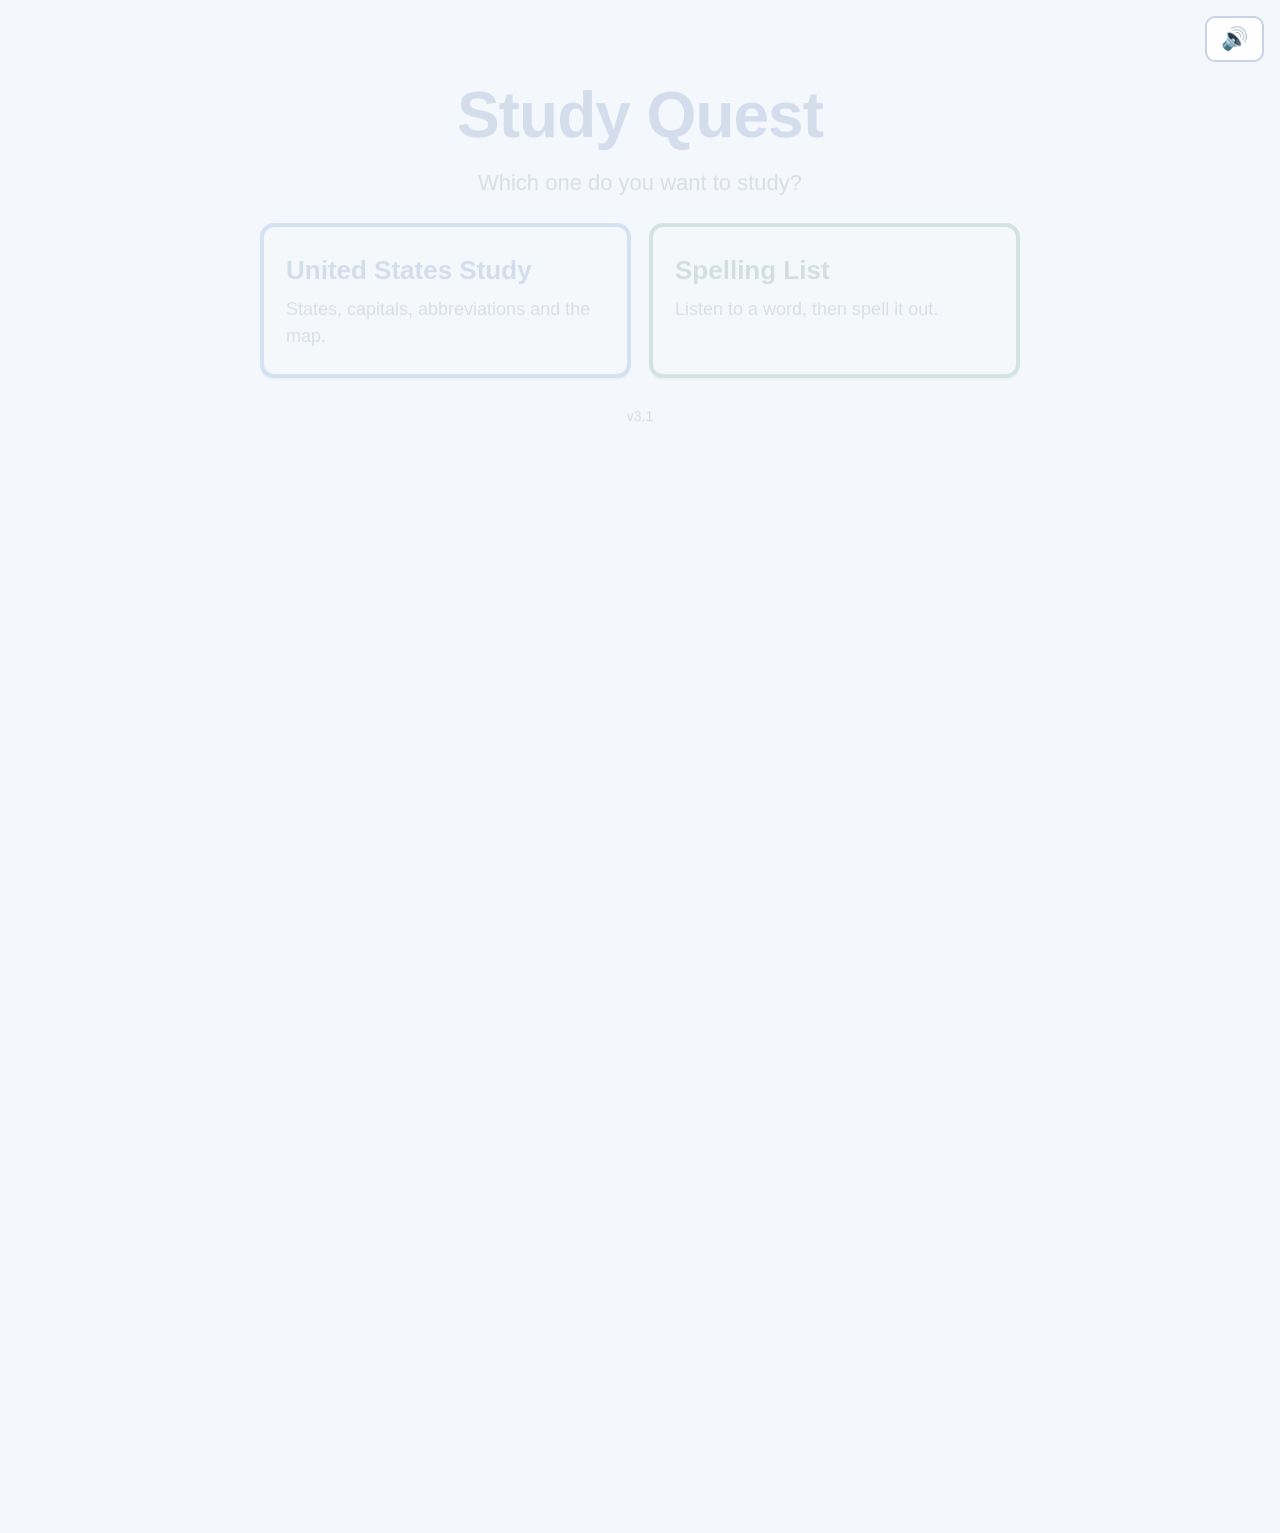
<file: index.html>
<!DOCTYPE html>
<html lang="en">
<head>
<meta charset="utf-8">
<title>Study Quest</title>
<meta http-equiv="refresh" content="0; url=state-quest/index.html">
<link rel="canonical" href="state-quest/index.html">
</head>
<body>
<p>Redirecting to <a href="state-quest/index.html">Study Quest</a>&hellip;</p>
</body>
</html>
</file>
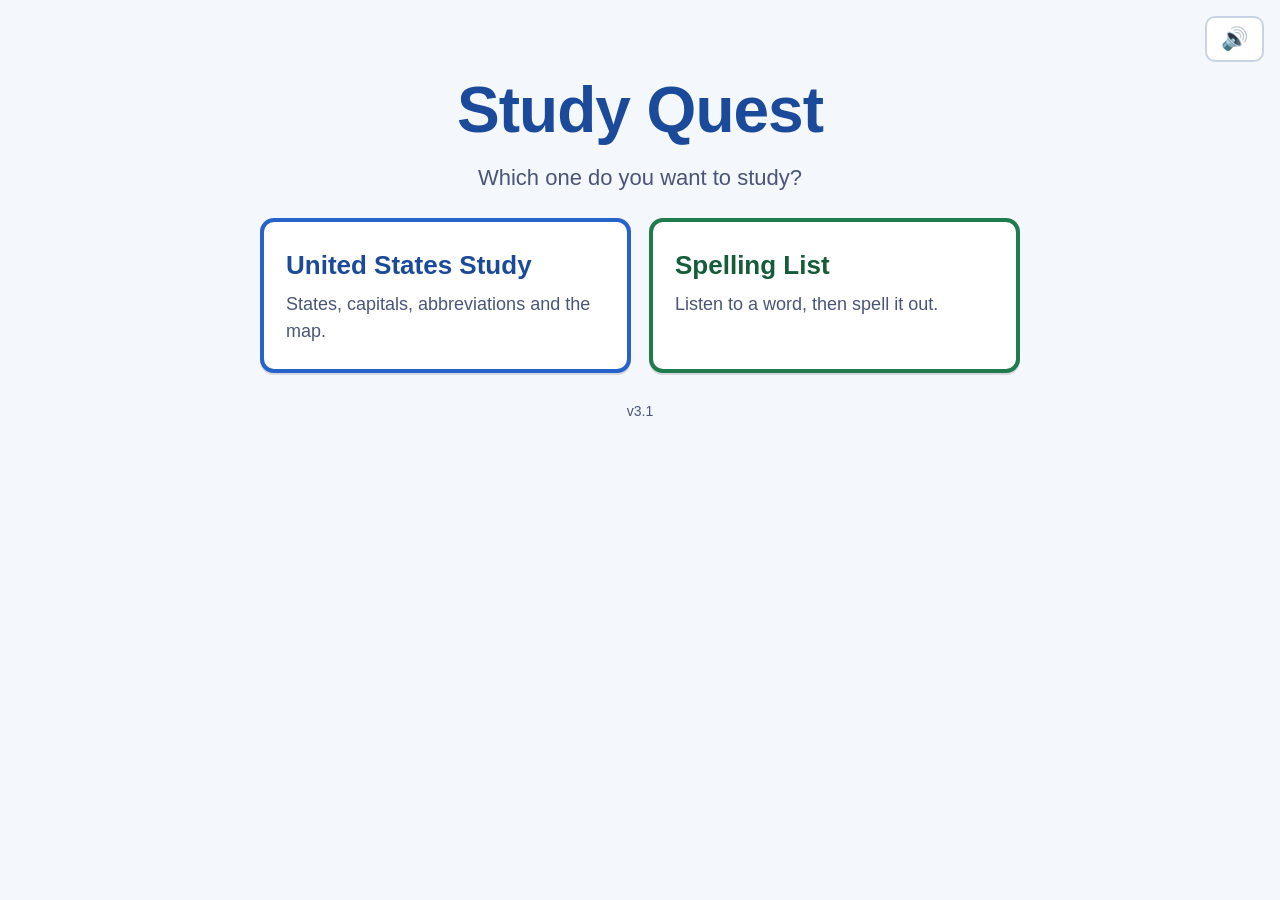
<file: state-quest/index.html>
<!DOCTYPE html>
<html lang="en">
<head>
<meta charset="utf-8">
<title>Study Quest</title>
<meta name="viewport" content="width=device-width, initial-scale=1">

<!--
  STUDY QUEST - two study games, one engine

  Open this file by double-clicking it. There is no
  server, no install, no internet needed.

  Which game is being played lives in js/games.js. The
  screens below are shared between them: whichever game is
  active fills in its own modes, its own groups to pick from
  and its own colours. The spelling game hides the map and
  shows the Say it again button; the US game does the
  opposite.

  Why every script below is a plain <script src="..."> tag:
  when a page is opened straight from a folder (file://),
  Chrome refuses to let a page fetch() its own data files, and
  it refuses modern "modules" too. Plain script tags still
  work, so the data files are JavaScript instead of JSON.
  Do not change these to type="module" - the game will stop
  working when opened from a folder.

  The load order matters: data first, then helpers, then
  main.js last, because main.js uses everything above it.
-->

<link rel="stylesheet" href="css/style.css">
</head>

<body>

<!-- Small badge that only appears with ?debug=1 in the address -->
<div id="debug-badge" class="debug-badge" hidden>DEBUG MODE</div>

<!-- Corner buttons that sit above every screen -->
<button type="button" id="back-button" class="corner-button back-button" hidden>&#8592; Back</button>
<button type="button" id="mute-button" class="corner-button mute-button" aria-label="Turn sound off">&#128266;</button>

<main class="app">

  <!-- ========== GAME SELECT ==========
       The first screen. There is more than one game now, so which one
       is being played has to be the first thing decided. main.js fills
       the cards in from the GAMES list in js/games.js. -->
  <section class="screen" id="screen-game-select">
    <h1 class="title-big">Study Quest</h1>
    <p class="lead">Which one do you want to study?</p>

    <div id="game-list" class="game-list"></div>

    <!-- Testing helper. Only ever shown with ?debug=1. Jumps straight
         into the running game so it can be tried without a quiz first. -->
    <p>
      <button type="button" id="test-runner-button" class="small-button" hidden>
        Test Bonus Round (60s)
      </button>
    </p>

    <!-- Which build this is. main.js fills it in from CONFIG.APP_VERSION,
         so the number is only ever written down in data/config.js. -->
    <p class="version-tag" id="version-tag"></p>
  </section>

  <!-- ========== MODE SELECT ==========
       The heading names the GAME you are in, because the screen before
       this one is where a game gets picked - a second "Pick a Game"
       here would be asking the same question twice. -->
  <section class="screen" id="screen-mode-select">
    <h2 id="mode-heading">Pick a Game</h2>
    <p class="lead">Which way do you want to play?</p>
    <!-- main.js fills this in from the active game's mode list -->
    <div id="mode-list" class="mode-list"></div>

    <!-- The gear. Only the spelling game has a word list to change, so
         main.js hides this everywhere else. It is here, next to the
         games it changes, rather than buried in a settings screen. -->
    <p class="mode-tools">
      <button type="button" id="edit-lists-button" class="small-button gear-button" hidden>
        &#9881; Change the Word Lists
      </button>
    </p>
  </section>

  <!-- ========== GROUP SELECT ==========
       Shared: the US game picks REGIONS here and the spelling game
       picks weekly LISTS. main.js fills in the heading and the boxes
       from whichever game is being played. -->
  <section class="screen" id="screen-region-select">
    <h2 id="region-heading">Pick Your Regions</h2>
    <p class="lead" id="region-lead">Check the boxes for the parts you want to practice. Pick as many as you like.</p>

    <div class="region-actions">
      <button type="button" id="pick-all-button" class="small-button">Pick All</button>
      <button type="button" id="clear-regions-button" class="small-button">Clear</button>
    </div>

    <!-- main.js fills this in from the active game: the regions in
         data/states.js, or the saved spelling word lists. -->
    <div id="region-list" class="region-list"></div>

    <!-- EXAM MODE. A switch, not a game: it can be turned on for any
         mode of either game. It lives here, right before the round
         starts, so the choice is made at the last moment. -->
    <label class="exam-toggle" id="exam-toggle-label">
      <input type="checkbox" id="exam-toggle">
      <span class="exam-toggle-text">
        <strong>Exam Mode</strong>
        <span class="exam-toggle-blurb">
          No hints and no second tries. You find out how you did at the end
          &mdash; and the bonus points are doubled.
        </span>
      </span>
    </label>

    <!-- The live map preview. js/map.js drops the map in here.
         Only the US game has a map; main.js hides this for the rest. -->
    <div id="region-map-preview" class="map-frame"></div>

    <p id="region-summary" class="region-summary"></p>

    <button type="button" id="start-quiz-button" class="big-button" disabled>Start Round</button>
  </section>

  <!-- ========== WORD LIST EDITOR ==========
       Reached by the gear under the spelling game's mode cards. Built
       for a parent changing next week's words on a Sunday night, not
       for a programmer. js/list-editor.js fills it in. -->
  <section class="screen" id="screen-list-editor">
    <h2>Change the Word Lists</h2>
    <p class="lead">
      Add this week's words here. Everything saves in this browser.
    </p>

    <div class="editor-row">

      <!-- The lists themselves, one button each. -->
      <div class="editor-lists">
        <h3 class="editor-heading">Your lists</h3>
        <div id="editor-list-buttons" class="editor-list-buttons"></div>
        <button type="button" id="editor-new-list" class="small-button">
          + New List
        </button>
      </div>

      <!-- Whichever one is picked. -->
      <div class="editor-pane">
        <label class="editor-field">
          <span class="editor-label">List name</span>
          <input type="text" id="editor-name" class="editor-input"
                 maxlength="40" autocomplete="off">
        </label>

        <label class="editor-check">
          <input type="checkbox" id="editor-caps">
          <span class="editor-check-text">
            <strong>Capital letters must match</strong>
            <span class="editor-check-blurb">
              On: "Monday" has to be typed with its capital M.
              Off: "monday" is accepted too.
              Either way, only words you typed with a capital ever ask
              for one.
            </span>
          </span>
        </label>

        <label class="editor-field">
          <span class="editor-label">
            The words &mdash; one per line
          </span>
          <span class="editor-help">
            For a word that sounds like another one, add an example
            sentence after a bar:
            <code>their | Put on their coats.</code>
          </span>
          <textarea id="editor-words" class="editor-words" rows="10"
                    spellcheck="false" autocomplete="off"></textarea>
        </label>

        <div class="editor-actions">
          <button type="button" id="editor-save" class="big-button">
            Save
          </button>
          <button type="button" id="editor-delete" class="small-button danger-button">
            Delete this list
          </button>
        </div>

        <!-- What the words above were understood to be, with a button
             to hear each one. Hearing a word BEFORE she meets it is
             the point: computer voices get some words wrong, and this
             is where that gets caught. -->
        <h3 class="editor-heading">Check it over</h3>
        <p class="editor-help">
          Press a word to hear it exactly as the game will say it.
        </p>
        <div id="editor-preview" class="editor-preview"></div>
        <div id="editor-notes" class="editor-notes"></div>
      </div>
    </div>

    <!-- The backup. Not optional: the browser's storage is wiped by
         "clear browsing data", and it belongs to one browser on one
         computer. Copy this text into an email to yourself once a
         term and a cleared browser stops being a disaster. -->
    <details class="editor-backup">
      <summary>Back up or move your lists</summary>
      <p class="editor-help">
        This box holds every list as plain text. Copy it somewhere safe
        &mdash; an email to yourself does fine. To put them back, or to
        move them to another computer, paste the text in and press Load.
      </p>
      <textarea id="editor-backup-text" class="editor-words" rows="8"
                spellcheck="false" autocomplete="off"></textarea>
      <div class="editor-actions">
        <button type="button" id="editor-load-text" class="small-button">
          Load from this text
        </button>
        <button type="button" id="editor-reset" class="small-button danger-button">
          Start over with the built-in lists
        </button>
      </div>
    </details>

    <p id="editor-status" class="editor-status">&nbsp;</p>

    <button type="button" id="editor-done" class="big-button">Done</button>
  </section>

  <!-- ========== QUIZ ==========
       js/quiz.js fills in the question and the answer buttons.
       Phase 3 adds the typing box to this same screen. -->
  <section class="screen" id="screen-quiz">
    <div class="hud">
      <!-- The running score. HIDDEN during an exam: a total that climbs
           when you get one right is feedback, and an exam has none. -->
      <span class="hud-item" id="hud-points-item">Points: <strong id="hud-points">0</strong></span>

      <!-- Takes the score's place during an exam, so it is never a
           surprise which kind of round this is. -->
      <span class="hud-item hud-exam" id="hud-exam" hidden>EXAM</span>

      <!-- Backspaces left on this question. Spelling modes only;
           js/quiz.js fills it in and hides it for the other modes. -->
      <span class="hud-item hud-backspaces" id="hud-backspaces" hidden></span>

      <span class="hud-item">Question <strong id="hud-progress">0 of 0</strong></span>
    </div>

    <h2 id="quiz-prompt">Which state is lit up?</h2>

    <!-- The thing being looked for, in big letters (Modes 9 and 10).
         In those modes the map must NOT light anything up, because the
         lit state would BE the answer - so the question is read here
         instead. Hidden in every other mode. -->
    <p id="quiz-target" class="quiz-target" hidden></p>

    <!-- The map moves here while a round is being played. In the
         click-the-map games a second, bigger view of the crowded
         north-eastern states sits beside it - js/map.js fills that
         one in, and only for those games. -->
    <div class="quiz-map-row" id="quiz-map-row">
      <div id="quiz-map" class="map-frame"></div>
      <div id="quiz-zoom" class="map-frame zoom-frame" hidden>
        <p class="zoom-label">Northeastern Corridor - Zoom </p>
      </div>
    </div>

    <!-- The four answer buttons go in here (Modes 1, 4, 7). -->
    <div id="quiz-choices" class="choice-list"></div>

    <!-- SAY IT AGAIN. The spelling game only: the word is spoken, not
         written, so there has to be a way to hear it once more.
         It is FREE and unlimited on purpose - hearing the question
         again is the question being repeated, not help with the
         answer. A spelling test she cannot hear is a hearing test. -->
    <div id="quiz-listen" class="listen-area" hidden>
      <button type="button" id="quiz-say-again" class="big-button listen-button">
        &#128266; Say it again
      </button>
      <p class="listen-hint">Free &mdash; press it as often as you like.</p>

      <!-- Shown only if the computer turns out to have no voice. The
           word is NEVER put on screen instead: that would turn a
           spelling test into a copying exercise without saying so. -->
      <p id="quiz-no-voice" class="listen-trouble" hidden>
        This computer has no voice installed, so the word cannot be read
        out loud. Press Back and try the United States game instead.
      </p>
    </div>

    <!-- The spelling area (Modes 2, 3). The letter boxes go in
         quiz-letters; the tooltip pops up above them. -->
    <div id="quiz-typing" class="typing-area" hidden>
      <p id="quiz-tooltip" class="typing-tooltip" hidden></p>
      <div id="quiz-letters" class="letter-row"></div>
      <p id="quiz-typing-hint" class="typing-hint">&nbsp;</p>
      <button type="button" id="quiz-skip" class="small-button skip-button" hidden>
        Skip this one
      </button>
    </div>

    <!-- THE EXAM TYPING BOX. In an exam the letter-by-letter engine
         above is switched off completely, because a letter turning red
         IS feedback. What is left is an ordinary text box: type your
         best answer, backspace as much as you like, press Submit. -->
    <div id="quiz-exam-typing" class="exam-typing" hidden>
      <input type="text" id="exam-input" class="exam-input"
             autocomplete="off" autocorrect="off" autocapitalize="off"
             spellcheck="false" aria-label="Type your answer">
    </div>

    <!-- Submit and Skip for an exam. Outside the answer areas because
         they serve all three ways of answering - typing, picking a
         button and clicking the map - exactly like the Hint button. -->
    <div id="quiz-exam-actions" class="exam-actions" hidden>
      <button type="button" id="exam-submit" class="big-button" disabled>
        Submit
      </button>
      <button type="button" id="exam-skip" class="small-button skip-button" hidden>
        Skip this one
      </button>
    </div>

    <!-- The Hint button, and the name it reveals (Modes 4, 5, 6, 8).
         Those modes light up a state and ask for something that is NOT
         its name, so the hint tells him WHICH state he is looking at.
         It costs the same 2 points a skip does. It sits outside the
         two answer areas above because it is offered in both a
         multiple-choice mode and three spelling ones. -->
    <div id="quiz-helpers" class="quiz-helpers" hidden>
      <button type="button" id="quiz-hint" class="small-button hint-button" hidden>
        Hint
      </button>
      <p id="quiz-hint-name" class="hint-name" hidden></p>
    </div>

    <!-- Messages like "The answer is Vermont." This box keeps its
         height even when empty so nothing jumps around on screen. -->
    <p id="quiz-feedback" class="quiz-feedback">&nbsp;</p>

    <!-- Testing helpers. Only ever shown with ?debug=1 in the address. -->
    <p id="quiz-debug-answer" class="debug-answer" hidden></p>
    <button type="button" id="end-round-button" class="small-button" hidden>
      End round now (debug)
    </button>
  </section>

  <!-- ========== ROUND SUMMARY ==========
       After an exam this same screen also carries the review: the ONLY
       place in an exam where any answer is marked. main.js fills it in. -->
  <section class="screen" id="screen-summary">
    <h2 id="summary-title">Nice Work!</h2>
    <p class="lead">
      You earned <strong id="summary-points">0</strong> points.
    </p>
    <p class="lead">
      <span id="summary-score-label">You got</span>
      <strong id="summary-firsttry">0 of 0</strong>
      <span id="summary-score-tail">right on the first try.</span>
    </p>
    <p class="lead">
      That is <strong id="summary-seconds">0</strong> seconds of running time!
    </p>

    <!-- The exam review. Hidden after a practice round. -->
    <div id="exam-review" class="exam-review" hidden>
      <h3 class="review-title">How you did</h3>
      <div id="review-list" class="review-list"></div>
    </div>

    <p class="lead">Now go grab some coins!</p>
    <button type="button" id="start-runner-button" class="big-button">Start Bonus Round!</button>
  </section>

  <!-- ========== BONUS RUNNER ==========
       js/runner.js drops the Phaser game into the box below. -->
  <section class="screen" id="screen-runner">
    <h2 class="runner-title">Bonus Round</h2>
    <p class="lead runner-howto">
      Press Space to jump. Grab the coins! Watch out for the holes and the cactus.
    </p>

    <div id="runner-container" class="runner-frame"></div>

    <!-- Testing helper. Only ever shown with ?debug=1. -->
    <button type="button" id="finish-runner-button" class="small-button" hidden>
      End bonus round now (debug)
    </button>
  </section>

  <!-- ========== RESULTS ========== -->
  <section class="screen" id="screen-results">
    <h2>Your Score</h2>

    <table class="score-table">
      <tbody>
        <tr><td>Quiz points</td><td id="results-quiz">0</td></tr>
        <tr><td>Coin points</td><td id="results-coins">0</td></tr>
        <tr><td id="results-bonus-label">Region bonus</td><td id="results-bonus">0</td></tr>
        <tr class="score-total"><td>Total</td><td id="results-total">0</td></tr>
      </tbody>
    </table>

    <!-- Only shown when the score makes the top ten. -->
    <div id="name-entry" class="name-entry" hidden>
      <p class="name-entry-title">You made the top ten!</p>
      <label class="name-entry-label" for="name-input">Type your name:</label>
      <input type="text" id="name-input" class="name-input"
             maxlength="12" autocomplete="off" spellcheck="false">
      <p id="name-hint" class="name-hint">3 to 12 letters.</p>
      <button type="button" id="save-score-button" class="big-button">
        Save My Score
      </button>
    </div>

    <!-- The top ten. main.js fills this in. -->
    <div id="high-scores" class="high-scores"></div>

    <button type="button" id="play-again-button" class="big-button">Play Again</button>

    <!-- Testing helper. Only ever shown with ?debug=1. -->
    <p>
      <button type="button" id="clear-scores-button" class="small-button" hidden>
        Clear high scores (debug)
      </button>
    </p>
  </section>

</main>

<!-- ==========================================================
     SCRIPTS - order matters, main.js must be last
     ========================================================== -->

<!-- The game library for the running game. Bundled locally on purpose:
     no internet is needed to play. -->
<script src="lib/phaser.min.js"></script>

<!-- Data files. These are JavaScript, not JSON, so they load from file://. -->
<script src="data/config.js"></script>
<script src="data/states.js"></script>
<script src="data/spelling.js"></script>

<!-- The map picture. Also JavaScript, and for the same reason. -->
<script src="assets/map/us-states-inline.js"></script>

<!-- The pictures for the running game. Same reason again. -->
<script src="assets/sprites/sprites-inline.js"></script>

<!-- Helpers -->
<script src="js/scores.js"></script>
<script src="js/audio.js"></script>
<script src="js/speech.js"></script>
<script src="js/map.js"></script>
<script src="js/spelling-store.js"></script>

<!-- The list of games. Must come after the helpers above, because each
     game says which of them it uses. -->
<script src="js/games.js"></script>

<!-- Game engines (these define things, they do not start anything) -->
<script src="js/quiz.js"></script>
<script src="js/runner.js"></script>
<script src="js/list-editor.js"></script>

<!-- Starts the app. Must come last: it uses everything above. -->
<script src="js/main.js"></script>

</body>
</html>
</file>
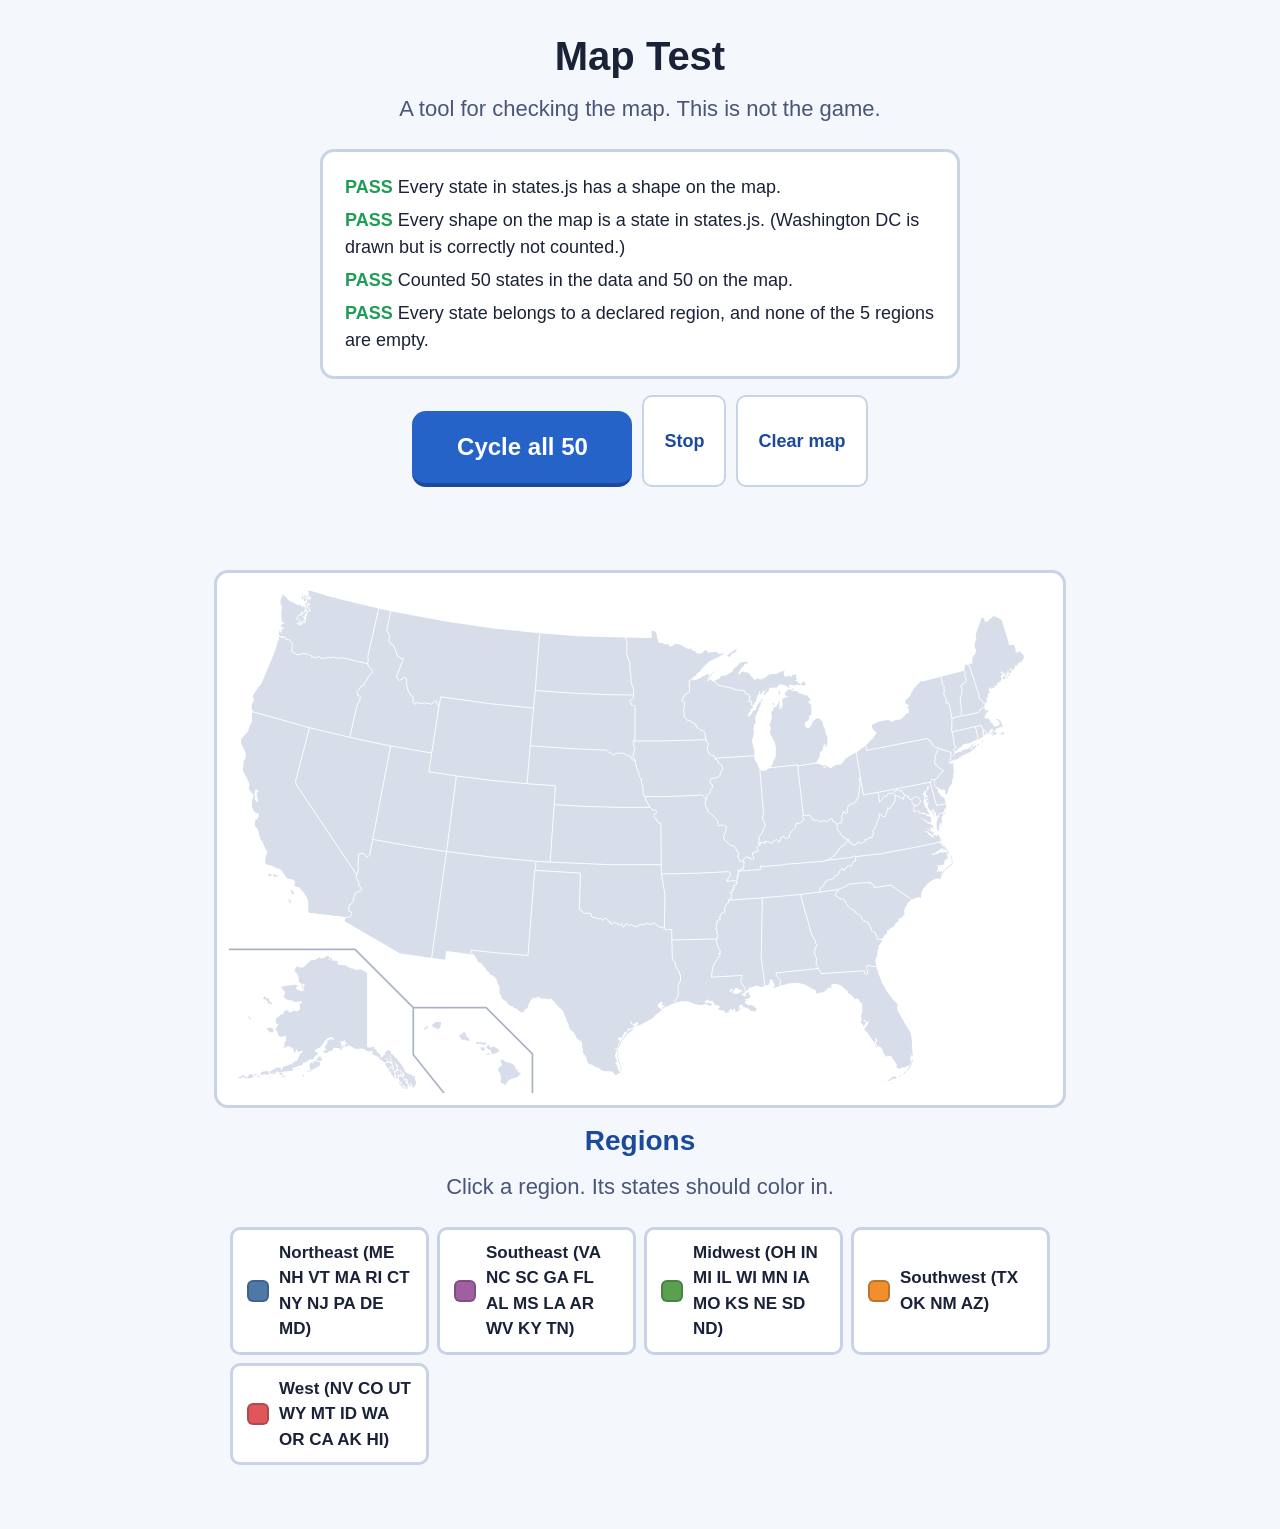
<file: state-quest/map-test.html>
<!DOCTYPE html>
<html lang="en">
<head>
<meta charset="utf-8">
<title>Map Test - State Quest</title>
<meta name="viewport" content="width=device-width, initial-scale=1">

<!--
  MAP TEST  --  a tool, not part of the game

  Double-click this file to check the map. Nothing here
  affects the game; index.html never loads this page.

  It answers three questions:
    1. Does every state in data/states.js have a shape on the map?
    2. Does every shape light up, one at a time, correctly?
    3. Does each region color the states that are really in it - and
       does every state belong to a real region, with no region left
       empty?

  Use it again any time the map or data/states.js is edited.
-->

<link rel="stylesheet" href="css/style.css">
<style>
  /* A few styles just for this test page. */
  .test-bar {
    display: flex;
    flex-wrap: wrap;
    gap: 10px;
    justify-content: center;
    margin: 16px 0;
  }

  .now-showing {
    font-size: 34px;
    font-weight: 800;
    color: var(--blue-dark);
    min-height: 46px;
    margin: 8px 0 0;
  }

  .check-panel {
    text-align: left;
    max-width: 640px;
    margin: 0 auto 8px;
    background: var(--card);
    border: 3px solid var(--line);
    border-radius: var(--radius);
    padding: 16px 22px;
    font-size: 18px;
  }

  .check-line { margin: 6px 0; }
  .check-pass { color: var(--green); font-weight: 700; }
  .check-fail { color: var(--red);   font-weight: 700; }

  .region-grid {
    display: grid;
    grid-template-columns: repeat(auto-fit, minmax(190px, 1fr));
    gap: 8px;
    max-width: 820px;
    margin: 0 auto;
  }

  .region-test-button {
    font: inherit;
    font-size: 17px;
    font-weight: 600;
    display: flex;
    align-items: center;
    gap: 10px;
    background: var(--card);
    border: 3px solid var(--line);
    border-radius: 10px;
    padding: 10px 14px;
    cursor: pointer;
    text-align: left;
    color: var(--ink);
  }

  .region-test-button:hover { border-color: var(--blue); }
</style>
</head>

<body>

<main class="app">

  <h1 style="font-size:40px;">Map Test</h1>
  <p class="lead">A tool for checking the map. This is not the game.</p>

  <!-- Question 1: does the data match the map? -->
  <div class="check-panel" id="check-panel"></div>

  <!-- Question 2: does every state light up? -->
  <div class="test-bar">
    <button type="button" id="cycle-button" class="big-button">Cycle all 50</button>
    <button type="button" id="stop-button" class="small-button">Stop</button>
    <button type="button" id="clear-button" class="small-button">Clear map</button>
  </div>

  <p class="now-showing" id="now-showing">&nbsp;</p>

  <div class="map-frame" id="map-here"></div>

  <!-- Question 3: does each region color the right states? -->
  <h2 style="font-size:28px;">Regions</h2>
  <p class="lead">Click a region. Its states should color in.</p>
  <div class="region-grid" id="region-grid"></div>

</main>

<!-- Same load order as index.html. Phaser is not needed here. -->
<script src="data/config.js"></script>
<script src="data/states.js"></script>
<script src="assets/map/us-states-inline.js"></script>
<script src="js/map.js"></script>

<script>
/* ============================================================
   THE TESTS
   ============================================================ */

// Put the map on the page.
USMap.mountInto(document.getElementById("map-here"));

/* ---- Question 1: data and map agree ---------------------- */

function runChecks() {
  const panel = document.getElementById("check-panel");
  const onMap = USMap.getAbbrs();          // the 50 the map knows, no DC
  const results = [];

  // Every state in the data has a shape on the map.
  const missing = QUIZ_DATA.items
    .filter(function (item) { return !USMap.getShape(item.abbr); })
    .map(function (item) { return item.name + " (" + item.abbr + ")"; });

  results.push({
    ok: missing.length === 0,
    good: "Every state in states.js has a shape on the map.",
    bad: "MISSING from the map: " + missing.join(", ")
  });

  // Every shape on the map is a state in the data.
  const known = QUIZ_DATA.items.map(function (item) { return item.abbr; });
  const extra = onMap.filter(function (abbr) {
    return known.indexOf(abbr) === -1;
  });

  results.push({
    ok: extra.length === 0,
    good: "Every shape on the map is a state in states.js."
        + " (Washington DC is drawn but is correctly not counted.)",
    bad: "On the map but NOT in states.js: " + extra.join(", ")
  });

  // There are exactly 50.
  results.push({
    ok: onMap.length === 50 && QUIZ_DATA.items.length === 50,
    good: "Counted 50 states in the data and 50 on the map.",
    bad: "Count is wrong: " + QUIZ_DATA.items.length + " in the data, "
       + onMap.length + " on the map."
  });

  // Every state belongs to a region that is actually declared, and no
  // declared region is left with nothing in it.
  //
  // This USED to insist that every region hold exactly 5 states. That
  // was only ever true because the shipped data happened to be built
  // that way - ten regions, five states apiece - not because the game
  // needs it to be. The engine reads a region's size live wherever it
  // matters (js/games.js), so regions of 4, 11, and 12 states all work
  // fine, and this check was the one place still insisting otherwise.
  // It went stale the day someone reorganized the regions to match a
  // real school's lists, and would have gone stale again the next time
  // regardless. What is still worth checking: a state pointing at a
  // region number nobody declared (a typo), and a region declared with
  // nothing in it (dead weight on the tick-box screen).
  const perRegion = {};
  QUIZ_DATA.items.forEach(function (item) {
    perRegion[item.region] = (perRegion[item.region] || 0) + 1;
  });

  const declaredRegions = Object.keys(QUIZ_DATA.regions);
  const orphanRegionKeys = Object.keys(perRegion).filter(function (key) {
    return declaredRegions.indexOf(key) === -1;
  });
  const emptyRegions = declaredRegions.filter(function (key) {
    return !perRegion[key];
  });

  results.push({
    ok: orphanRegionKeys.length === 0 && emptyRegions.length === 0,
    good: "Every state belongs to a declared region, and none of the "
        + declaredRegions.length + " regions are empty.",
    bad: [
      orphanRegionKeys.length
        ? "states point at region(s) nobody declared: "
          + orphanRegionKeys.join(", ")
        : null,
      emptyRegions.length
        ? "declared but empty: " + emptyRegions.map(function (key) {
            return QUIZ_DATA.regions[key];
          }).join(", ")
        : null
    ].filter(function (line) { return line; }).join("; ")
  });

  panel.innerHTML = "";
  results.forEach(function (result) {
    const line = document.createElement("p");
    line.className = "check-line";
    line.innerHTML = result.ok
      ? '<span class="check-pass">PASS</span> ' + result.good
      : '<span class="check-fail">FAIL</span> ' + result.bad;
    panel.appendChild(line);
  });

  // Also print it, so the results can be copied out of the console.
  const failures = results.filter(function (r) { return !r.ok; });
  if (failures.length === 0) {
    console.log("[map-test] all checks passed.");
  } else {
    failures.forEach(function (r) { console.error("[map-test] " + r.bad); });
  }
}

/* ---- Question 2: light up all 50, one at a time ---------- */

let cycleTimer = null;

function stopCycle() {
  if (cycleTimer) {
    clearInterval(cycleTimer);
    cycleTimer = null;
  }
}

function startCycle() {
  stopCycle();

  const states = QUIZ_DATA.items;
  let index = 0;
  const seen = [];

  showName("");

  cycleTimer = setInterval(function () {
    if (index >= states.length) {
      stopCycle();
      showName("Done - " + seen.length + " states shown");
      console.log("[map-test] cycled through:", seen.join(" "));
      return;
    }

    const state = states[index];
    USMap.highlight(state.abbr);
    showName(state.name + "  —  " + state.abbr);
    seen.push(state.abbr);
    index++;
  }, 400);
}

function showName(text) {
  document.getElementById("now-showing").textContent = text || " ";
}

/* ---- Question 3: one region at a time -------------------- */

function buildRegionButtons() {
  const grid = document.getElementById("region-grid");

  Object.keys(QUIZ_DATA.regions).forEach(function (key) {
    const regionNumber = parseInt(key, 10);

    const abbrs = QUIZ_DATA.items
      .filter(function (item) { return item.region === regionNumber; })
      .map(function (item) { return item.abbr; });

    const btn = document.createElement("button");
    btn.type = "button";
    btn.className = "region-test-button";

    const swatch = document.createElement("span");
    swatch.className = "region-swatch region-swatch-" + regionNumber;
    btn.appendChild(swatch);

    const text = document.createElement("span");
    text.textContent = QUIZ_DATA.regions[key] + " (" + abbrs.join(" ") + ")";
    btn.appendChild(text);

    btn.addEventListener("click", function () {
      stopCycle();
      USMap.clearAll();
      USMap.setRegionTint(abbrs, regionNumber);
      showName(QUIZ_DATA.regions[key] + "  —  " + abbrs.join(" "));
    });

    grid.appendChild(btn);
  });
}

/* ---- Wire up the buttons --------------------------------- */

document.getElementById("cycle-button").addEventListener("click", startCycle);

document.getElementById("stop-button").addEventListener("click", function () {
  stopCycle();
});

document.getElementById("clear-button").addEventListener("click", function () {
  stopCycle();
  USMap.clearAll();
  showName("");
});

runChecks();
buildRegionButtons();
</script>

</body>
</html>
</file>
<file: state-quest/css/style.css>
/* ============================================================
   STATE QUEST - Styles
   ============================================================

   Design rules from the spec (Section 11):
     - Big readable text, never smaller than 18px
     - Big buttons that are easy to click
     - High contrast, friendly rounded corners
     - No web fonts: they would need the internet. The font
       stack below uses fonts already on the computer.
   ============================================================ */

/* --- Colors and sizes in one place, easy to change --- */
:root {
  --ink:        #1a2238;   /* main text */
  --ink-soft:   #4a5578;   /* quieter text */
  --paper:      #f4f7fb;   /* page background */
  --card:       #ffffff;   /* panels and buttons */
  --line:       #c8d3e6;   /* borders */

  --blue:       #2563c9;   /* main action color */
  --blue-dark:  #1b4a9b;
  --green:      #1f9d55;   /* correct answers */
  --red:        #d64545;   /* wrong answers */
  --gold:       #f0a500;   /* coins, high scores */

  --radius:     14px;
  --shadow:     0 2px 0 rgba(26, 34, 56, 0.15);

  /* --- The map ---
     These are the map's colors. Change a value here and the
     map changes everywhere it appears. Nothing else needs editing. */

  --map-land:      #d8dee9;   /* a state nobody has picked */
  --map-border:    #ffffff;   /* the lines between states */
  --map-outline:   #6b7794;   /* thin edge drawn around a colored state */
  --map-highlight: #f0a500;   /* "THIS is the state we are asking about" */
  --map-hover:     #bcc7d8;   /* the state under the mouse, in the click modes */
  --map-backdrop:  #e7ebf2;   /* the neighbours in the zoom panel, kept quieter */

  /* One color per region, 1 to 10. They are deliberately different
     from each other so two regions next to each other never look
     the same. The matching dot on the region checkbox uses these too. */

  --region-1:  #4e79a7;   /* New England ............ blue   */
  --region-2:  #a05fa0;   /* Mid-Atlantic ........... purple */
  --region-3:  #59a14f;   /* South Atlantic ......... green  */
  --region-4:  #f28e2b;   /* Deep South ............. orange */
  --region-5:  #e15759;   /* Appalachia & Ohio Valley  red   */
  --region-6:  #76b7b2;   /* Great Lakes ............ teal   */
  --region-7:  #e5c135;   /* Great Plains ........... yellow */
  --region-8:  #ff9da7;   /* Southwest .............. pink   */
  --region-9:  #9c755f;   /* Mountain West .......... brown  */
  --region-10: #2ca8c2;   /* Pacific ................ cyan   */
}

/* ============================================================
   ONE COLOUR SCHEME PER GAME

   Every colour above is a variable, and every rule below uses
   the variable rather than the colour. So a whole new look is
   these few lines: main.js puts the game's name on the <body>
   and the page changes colour.

   The point is not decoration. Two games that look alike are
   two games you can start by mistake; two that do not, are
   not. Which one you are in should be obvious from across the
   room.
   ============================================================ */

/* The US game keeps the colours the game has always had:
   blue and slate, like a school atlas. Written out here
   anyway, so neither game is "the default" and adding a
   third does not mean untangling which is which. */
body[data-game="states"] {
  --blue:      #2563c9;
  --blue-dark: #1b4a9b;
  --paper:     #f4f7fb;
  --ink:       #1a2238;
  --ink-soft:  #4a5578;
  --line:      #c8d3e6;
}

/* The spelling game: warm greens and amber, nothing like the
   atlas. Contrast is held to the same standard - the ink is
   still nearly black on nearly white, and only the accents
   move. */
body[data-game="spelling"] {
  --blue:      #1f7a4d;   /* the main action colour is green here */
  --blue-dark: #155c39;
  --paper:     #fbf7ef;
  --ink:       #231d12;
  --ink-soft:  #5c5140;
  --line:      #ddd0b4;
  --gold:      #d98324;
}

* {
  box-sizing: border-box;
}

/* Anything marked "hidden" in the HTML really is hidden.
   Without this, a rule further down that sets "display" on an
   element would quietly bring it back on screen. */
[hidden] {
  display: none !important;
}

body {
  margin: 0;
  padding: 0;
  background: var(--paper);
  color: var(--ink);
  font-family: "Segoe UI", Verdana, Geneva, sans-serif;
  font-size: 20px;          /* spec asks for 18px minimum */
  line-height: 1.5;
}

/* ============================================================
   SCREENS
   Every screen lives in the page at once. Only the one with
   "is-active" is shown. main.js moves that class around.
   ============================================================ */

.screen {
  display: none;
}

.screen.is-active {
  display: block;
  animation: fade-in 0.18s ease-out;
}

@keyframes fade-in {
  from { opacity: 0; transform: translateY(6px); }
  to   { opacity: 1; transform: none; }
}

/* Headings get focus when a screen opens; hide the focus ring on them
   since the outline around a whole title looks like a mistake. */
h1:focus, h2:focus {
  outline: none;
}

.app {
  max-width: 900px;
  margin: 0 auto;
  padding: 32px 24px 64px;
  text-align: center;
}

h1, h2 {
  margin: 0 0 12px;
  line-height: 1.2;
}

.title-big {
  font-size: 64px;
  color: var(--blue-dark);
  letter-spacing: -1px;
  margin-top: 40px;
}

h2 {
  font-size: 38px;
  color: var(--blue-dark);
}

.lead {
  font-size: 22px;
  color: var(--ink-soft);
  margin: 0 0 24px;
}

/* Which build this is, small and quiet at the foot of the title
   screen. The number itself comes from data/config.js. */
.version-tag {
  font-size: 14px;
  color: var(--ink-soft);
  margin: 28px 0 0;
}

.stub-note {
  font-size: 17px;
  color: var(--ink-soft);
  font-style: italic;
  margin: 24px 0;
}

/* ============================================================
   BUTTONS
   ============================================================ */

.big-button {
  font: inherit;
  font-size: 24px;
  font-weight: 700;
  color: #fff;
  background: var(--blue);
  border: none;
  border-bottom: 4px solid var(--blue-dark);
  border-radius: var(--radius);
  padding: 18px 44px;
  margin-top: 16px;
  cursor: pointer;
  min-width: 220px;
}

.big-button:hover:not(:disabled) {
  background: var(--blue-dark);
}

/* Pressing the button nudges it down, like a real key */
.big-button:active:not(:disabled) {
  transform: translateY(3px);
  border-bottom-width: 1px;
}

.big-button:disabled {
  background: #b9c3d6;
  border-bottom-color: #96a2b8;
  cursor: not-allowed;
}

.small-button {
  font: inherit;
  font-size: 18px;
  font-weight: 600;
  color: var(--blue-dark);
  background: var(--card);
  border: 2px solid var(--line);
  border-radius: 10px;
  padding: 10px 20px;
  cursor: pointer;
}

.small-button:hover {
  border-color: var(--blue);
}

/* Clear keyboard focus ring everywhere (accessibility) */
button:focus-visible,
input:focus-visible {
  outline: 3px solid var(--gold);
  outline-offset: 2px;
}

/* --- Corner buttons (Back, mute) --- */

.corner-button {
  position: fixed;
  top: 16px;
  font: inherit;
  font-size: 18px;
  font-weight: 600;
  background: var(--card);
  color: var(--ink);
  border: 2px solid var(--line);
  border-radius: 10px;
  padding: 10px 16px;
  cursor: pointer;
  z-index: 10;
}

.corner-button:hover {
  border-color: var(--blue);
}

.back-button { left: 16px; }

.mute-button {
  right: 16px;
  font-size: 22px;
  line-height: 1;
  padding: 10px 14px;
}

/* ============================================================
   MODE SELECT
   ============================================================ */

.mode-list {
  display: grid;
  grid-template-columns: repeat(auto-fit, minmax(260px, 1fr));
  gap: 14px;
  margin-top: 8px;
  text-align: left;
}

/* --- Where the last four sit, once there is room for three columns ---

   Modes 1 to 6 fill the first two rows on their own, three across.
   The last four are PAIRS - 7 and 8 are the two abbreviation games,
   9 and 10 are the two click-the-map games - so each pair gets a row
   of its own, pushed out to the far columns with the middle left
   empty. The gap down the middle is what makes them read as two
   pairs instead of a run of four.

     row 3    7  .  8
     row 4    9  .  10

   Only above 860px, which is the narrowest the page can be and still
   fit three 260px columns. Below that the grid falls back to two
   columns, then one, and every button flows in order as before -
   holes in a single column of buttons would just look broken.

   ALL OF THIS IS THE US GAME'S, and says so. It describes a grid of
   exactly ten buttons in two pairs; the spelling game has two buttons
   and would be pushed into rows 3 and 4 of a grid that has nothing in
   rows 1 and 2. Hence body[data-game="states"] on every line. */
@media (min-width: 860px) {
  body[data-game="states"] .mode-list {
    grid-template-columns: repeat(3, 1fr);
  }

  /* row / column. Named one by one rather than left to flow, so the
     empty middle cells are on purpose and stay put. */
  body[data-game="states"] .mode-button[data-mode="7"]  { grid-area: 3 / 1; }
  body[data-game="states"] .mode-button[data-mode="8"]  { grid-area: 3 / 3; }
  body[data-game="states"] .mode-button[data-mode="9"]  { grid-area: 4 / 1; }
  body[data-game="states"] .mode-button[data-mode="10"] { grid-area: 4 / 3; }
}

.mode-button {
  font: inherit;
  display: flex;
  flex-direction: column;
  gap: 4px;
  background: var(--card);
  border: 3px solid var(--line);
  border-radius: var(--radius);
  padding: 18px 20px;
  cursor: pointer;
  text-align: left;
  color: var(--ink);
}

.mode-button:hover:not(:disabled) {
  border-color: var(--blue);
  transform: translateY(-2px);
}

.mode-name {
  font-size: 21px;
  font-weight: 700;
  color: var(--blue-dark);
}

.mode-blurb {
  font-size: 17px;
  color: var(--ink-soft);
}

/* "Coming Soon" modes: visibly there, clearly not ready yet */
.mode-button.is-locked {
  background: #eef1f6;
  border-color: #dde3ed;
  color: #9aa5b8;
  cursor: not-allowed;
}

.mode-button.is-locked .mode-name {
  color: #9aa5b8;
}

.mode-tag {
  font-size: 14px;
  font-weight: 700;
  text-transform: uppercase;
  letter-spacing: 0.06em;
  color: #8b95a8;
  margin-top: 2px;
}

/* ============================================================
   REGION SELECT
   ============================================================ */

.region-actions {
  display: flex;
  gap: 10px;
  justify-content: center;
  margin-bottom: 16px;
}

.region-list {
  display: grid;
  grid-template-columns: repeat(auto-fit, minmax(280px, 1fr));
  gap: 10px;
  text-align: left;
}

.region-item {
  display: flex;
  align-items: center;
  gap: 12px;
  background: var(--card);
  border: 3px solid var(--line);
  border-radius: 12px;
  padding: 10px 16px;
  cursor: pointer;
}

/* A ticked region stands out even before you look at the map. */
.region-item:has(input:checked) {
  border-color: var(--blue);
  background: #eef4ff;
}

.region-item:hover {
  border-color: var(--blue);
}

/* Big, easy-to-hit checkboxes */
.region-item input[type="checkbox"] {
  width: 26px;
  height: 26px;
  accent-color: var(--blue);
  cursor: pointer;
  flex: none;
}

.region-name {
  font-size: 20px;
  font-weight: 600;
  flex: 1;
}

.region-count {
  font-size: 16px;
  color: var(--ink-soft);
  white-space: nowrap;
}

.region-summary {
  font-size: 20px;
  font-weight: 600;
  color: var(--blue-dark);
  margin: 8px 0 0;
  min-height: 30px;
}

/* ============================================================
   THE MAP
   ============================================================

   The map is one picture made of 50 separate shapes. Coloring a
   state means adding a class to its shape (js/map.js does that);
   the rules below decide what each class looks like.
   ============================================================ */

/* The box the map sits in. */
.map-frame {
  background: var(--card);
  border: 3px solid var(--line);
  border-radius: var(--radius);
  padding: 12px;
  margin: 16px 0;
}

.us-map {
  display: block;
  width: 100%;
  height: auto;
  max-height: 62vh;      /* so the map never pushes the buttons off screen */
}

/* On the Pick Your Regions screen the map is only a preview, so it is
   kept smaller. Otherwise the "Start Round" button ends up below the
   bottom of the window and a kid has to go hunting for it. */
#region-map-preview {
  padding: 8px;
}

#region-map-preview .us-map {
  max-height: 38vh;
}

/* Same on the quiz screen: the four answer buttons sit under the map
   and all of them have to be reachable without scrolling. */
#quiz-map {
  padding: 8px;
  margin: 12px 0 0;
}

#quiz-map .us-map {
  max-height: 38vh;
}

/* In the click-the-map modes there are no answer buttons under the map,
   so the map gets that room instead - taller, and wider than the 900px
   the rest of the game is laid out in. js/quiz.js puts this class on for
   the length of a click round and takes it off again afterwards.

   Both limits are needed. Height alone does nothing on a wide screen and
   width alone does nothing on a short one; whichever runs out first is
   the one holding the map back. */
body.is-map-click .app {
  max-width: 1400px;
}

/* 52vh, not the 62vh a click mode could otherwise have. These modes put
   the state's name in a big box ABOVE the map, and the "Not that one,
   try again" line has to stay on screen below it. At 62vh that line
   fell just under the bottom of the window on an ordinary 1366 x 768
   laptop - the map looked splendid and the kid never saw the reply. */
body.is-map-click #quiz-map .us-map {
  max-height: 52vh;
}

/* --- The map, and the zoom panel beside it ---
   Side by side, because the panel has to be big enough to be worth
   having: enlarging Rhode Island in a corner of the map itself would
   have meant covering Florida, and there is nowhere else on the map
   with room. Off the click modes the panel is hidden and the map has
   the row to itself, exactly as before. */
.quiz-map-row {
  display: flex;
  align-items: flex-start;
  gap: 16px;
}

#quiz-map {
  flex: 1;
  min-width: 0;
}

/* 420px is not a guess. The panel shows about 171 map units across, so
   this is what makes Rhode Island - 14 of those units - land at about
   32 pixels wide instead of the 11 it gets on the full map. Make the
   panel narrower and RI goes straight back to being fiddly.

   On a narrower window the panel gives up a little rather than a lot:
   it is the thing being clicked, so it is the LAST thing that should
   shrink. The floor of 360px keeps Rhode Island near 29px even then. */
.zoom-frame {
  flex: 0 0 clamp(360px, 40%, 420px);
  padding: 8px 8px 10px;
  margin: 12px 0 0;
}

.zoom-label {
  font-size: 16px;
  font-weight: 700;
  color: var(--ink-soft);
  margin: 2px 0 6px;
}

/* The lines between states are drawn at map scale. The panel is showing
   a small piece of that map blown up, so at full width they come out
   fat; this thins them back to about a pixel. */
.us-map-zoom .us-map-borders {
  stroke-width: 0.5;
}

/* The neighbouring states in the panel, drawn a shade paler so the six
   it exists for are the ones your eye lands on. They are still just as
   clickable as any other state.

   The :not() pair keeps this out of the way of the answer colors: a
   backdrop state that gets clicked and refused must still go red. */
.us-map-backdrop .us-map-state:not(.is-wrong):not(.is-correct) {
  fill: var(--map-backdrop);
}

.us-map-zoom {
  max-height: none;
}

/* Below this there is genuinely not the width for two maps abreast, so
   the panel goes under the map. It is the last resort, not the first:
   stacked, the pair is taller than a window and the answer line ends up
   below the fold, which side by side avoids even on a small laptop. The
   map gives up height here to keep that as short as it can be. */
@media (max-width: 800px) {
  .quiz-map-row {
    display: block;
  }

  body.is-map-click #quiz-map .us-map {
    max-height: 34vh;
  }

  .zoom-frame {
    max-width: 420px;
    margin: 12px auto 0;
  }
}

/* --- The 50 states, plain and unpicked --- */
.us-map-state {
  fill: var(--map-land);
}

/* --- The white lines between states ---
   These are drawn ON TOP of the states. Without pointer-events:none
   they would swallow mouse clicks meant for the state underneath,
   which matters for the click-the-state modes later on. */
.us-map-borders {
  fill: none;
  stroke: var(--map-border);
  stroke-width: 1;
  pointer-events: none;
}

/* The thin boxes around the Alaska and Hawaii insets. */
.us-map-separator {
  fill: none;
  stroke: #aab4c6;
  stroke-width: 2;
  pointer-events: none;
}

/* The dot marking Washington DC. It is drawn so the map looks
   right, but it is never an answer and never clickable. */
.us-map-dc-dot {
  fill: var(--map-land);
  stroke: var(--map-border);
  stroke-width: 1;
}

.us-map-inert {
  pointer-events: none;
}

/* --- The click-the-map modes (9 and 10) ---
   js/map.js adds is-clickable while a click question is up, and takes
   it off again afterwards, so the map only LOOKS clickable when it
   really is. The mouse gets a pointer and the state under it lifts a
   shade, which is what makes a small state findable before you click.

   :not() is doing real work here. A hover rule counts more than a
   plain .is-wrong rule, so without it a mouse resting on a state he
   just got wrong would rub the red back out. */
.us-map.is-clickable .us-map-state {
  cursor: pointer;
}

.us-map.is-clickable
  .us-map-state:not(.is-wrong):not(.is-correct):not(.us-map-inert):hover {
  fill: var(--map-hover);
  stroke: var(--map-outline);
  stroke-width: 1.2;
}

/* --- The quiz highlight: the state being asked about --- */
.us-map-state.is-highlight {
  fill: var(--map-highlight);
  stroke: var(--map-outline);
  stroke-width: 1.2;
}

/* The "look here" ring drawn around the state being asked about.
   Small states like Rhode Island are almost invisible when they are
   just colored in, so the ring is what actually points at them. */
.us-map-ring {
  fill: none;
  stroke: var(--ink);
  stroke-width: 2.5;
  stroke-dasharray: 7 5;
  pointer-events: none;
  animation: ring-spin 12s linear infinite;
  transform-box: fill-box;
  transform-origin: center;
}

@keyframes ring-spin {
  to { stroke-dashoffset: -120; }
}

@media (prefers-reduced-motion: reduce) {
  .us-map-ring { animation: none; }
}

/* The state turns green when the answer is right, or when the
   answer is being shown after two misses. */
.us-map-state.is-correct {
  fill: var(--green);
  stroke: var(--map-outline);
  stroke-width: 1.2;
}

/* Not used by Mode 1 (a wrong PICK is what turns red, not the map),
   but the click-the-map modes in Phase 6 need it. */
.us-map-state.is-wrong {
  fill: var(--red);
  stroke: var(--map-outline);
  stroke-width: 1.2;
}

/* --- Region tints on the Pick Your Regions screen ---
   Each picked region paints its states its own color. */
.us-map-state.region-1  { fill: var(--region-1);  }
.us-map-state.region-2  { fill: var(--region-2);  }
.us-map-state.region-3  { fill: var(--region-3);  }
.us-map-state.region-4  { fill: var(--region-4);  }
.us-map-state.region-5  { fill: var(--region-5);  }
.us-map-state.region-6  { fill: var(--region-6);  }
.us-map-state.region-7  { fill: var(--region-7);  }
.us-map-state.region-8  { fill: var(--region-8);  }
.us-map-state.region-9  { fill: var(--region-9);  }
.us-map-state.region-10 { fill: var(--region-10); }

/* A tinted state gets a thin dark edge so small states like Rhode
   Island and Delaware are still visible once they are colored. */
.us-map-state[class*="region-"] {
  stroke: var(--map-outline);
  stroke-width: 0.8;
}

/* Colors fade in rather than snapping, which reads as friendlier.
   Turned off for anyone who asked their computer for less motion. */
.us-map-state {
  transition: fill 0.18s ease-out;
}

@media (prefers-reduced-motion: reduce) {
  .us-map-state { transition: none; }
  .screen.is-active { animation: none; }
}

/* --- The colored dot on each region checkbox ---
   This is the map's key: the dot next to "New England" is the same
   color New England turns on the map. */
.region-swatch {
  width: 22px;
  height: 22px;
  border-radius: 6px;
  border: 2px solid rgba(26, 34, 56, 0.25);
  flex: none;
}

.region-swatch-1  { background: var(--region-1);  }
.region-swatch-2  { background: var(--region-2);  }
.region-swatch-3  { background: var(--region-3);  }
.region-swatch-4  { background: var(--region-4);  }
.region-swatch-5  { background: var(--region-5);  }
.region-swatch-6  { background: var(--region-6);  }
.region-swatch-7  { background: var(--region-7);  }
.region-swatch-8  { background: var(--region-8);  }
.region-swatch-9  { background: var(--region-9);  }
.region-swatch-10 { background: var(--region-10); }

/* ============================================================
   PLACEHOLDER BOXES (replaced in later phases)
   ============================================================ */

.map-placeholder,
.runner-placeholder {
  margin: 20px 0;
  padding: 40px 20px;
  background: #e8edf5;
  border: 3px dashed var(--line);
  border-radius: var(--radius);
  color: var(--ink-soft);
  font-size: 17px;
  font-style: italic;
}

.runner-placeholder {
  min-height: 260px;
  display: flex;
  align-items: center;
  justify-content: center;
}

/* ============================================================
   THE BONUS ROUND (the running game)
   ============================================================ */

/* The box Phaser draws its canvas into.
   The shape is fixed to match the game's own 900x340, and Phaser is
   left to size the canvas itself. Forcing the canvas size from here
   instead fights Phaser's scaler and leaves a strip of empty sky
   below the ground. */
.runner-frame {
  aspect-ratio: 900 / 340;

  /* The running game is allowed to be wider than the rest of the app,
     which is capped at a comfortable reading width. Left at 900 it sits
     as a small panel with a lot of empty page under it; this lets it
     spread out and feel like a game. Same amount of world is visible
     either way - it is just drawn bigger. */
  width: min(1120px, 94vw);
  max-width: none;

  /* Centre it on the app's middle and let it spill out both sides.
     NOTE the single margin declaration: a later "margin: 12px auto"
     would quietly wipe out the margin-left and push the whole thing
     off to one side. */
  margin: 12px 0 12px 50%;
  transform: translateX(-50%);

  background: #dff1fb;
  border: 3px solid var(--line);
  border-radius: var(--radius);
  overflow: hidden;
  line-height: 0;      /* no stray gap under the canvas */
}

.runner-frame canvas {
  display: block;
}

/* The running game is the thing to look at, so the heading and the
   how-to line stay small and out of the way. */
.runner-title {
  font-size: 28px;
  margin-bottom: 4px;
}

.runner-howto {
  font-size: 18px;
  margin-bottom: 0;
}

/* ============================================================
   QUIZ HUD
   ============================================================ */

.hud {
  display: flex;
  justify-content: space-between;
  align-items: center;
  gap: 16px;
  background: var(--card);
  border: 3px solid var(--line);
  border-radius: 12px;
  padding: 12px 20px;
  margin-bottom: 24px;
  font-size: 19px;
}

.hud-item strong {
  color: var(--blue-dark);
  font-size: 22px;
}

/* --- Backspaces left on this spelling question ---
   One arrow per fix remaining; a used one fades to a dot. When they
   run out the whole thing turns red, because the next mistake ends
   the question. */

.hud-backspaces {
  display: flex;
  align-items: center;
  gap: 4px;
}

.hud-label {
  font-size: 17px;
  color: var(--ink-soft);
  margin-right: 4px;
}

.backspace-mark {
  font-size: 22px;
  font-weight: 800;
  line-height: 1;
  color: var(--blue-dark);
  min-width: 15px;
  text-align: center;
}

.backspace-mark.is-spent {
  color: #c2cada;
}

.hud-backspaces.is-empty .hud-label,
.hud-backspaces.is-empty .backspace-mark {
  color: var(--red);
}

/* ============================================================
   QUIZ: THE ANSWER BUTTONS
   ============================================================ */

/* Four big buttons in two rows of two - a steady, predictable shape
   so the eye always knows where the four answers are. On a narrow
   window they stack into one column instead. */
.choice-list {
  display: grid;
  grid-template-columns: 1fr 1fr;
  gap: 12px;
  margin-top: 16px;
}

@media (max-width: 620px) {
  .choice-list { grid-template-columns: 1fr; }
}

.choice-button {
  font: inherit;
  font-size: 24px;
  font-weight: 700;
  display: flex;
  align-items: center;
  gap: 14px;
  background: var(--card);
  color: var(--ink);
  border: 3px solid var(--line);
  border-bottom-width: 5px;
  border-radius: var(--radius);
  padding: 16px 20px;
  cursor: pointer;
  text-align: left;
}

.choice-button:hover:not(:disabled) {
  border-color: var(--blue);
  transform: translateY(-2px);
}

.choice-button:active:not(:disabled) {
  transform: translateY(2px);
  border-bottom-width: 3px;
}

/* The little number in front. Pressing that key picks the answer. */
.choice-key {
  font-size: 18px;
  font-weight: 800;
  color: var(--ink-soft);
  background: var(--paper);
  border-radius: 8px;
  padding: 4px 12px;
  flex: none;
}

.choice-text {
  flex: 1;
}

/* --- Right answer --- */
.choice-button.is-correct {
  background: var(--green);
  border-color: #17703c;
  color: #fff;
}

.choice-button.is-correct .choice-key {
  background: #17703c;
  color: #fff;
}

/* --- Wrong pick: goes red, then stays greyed out and dead --- */
.choice-button.is-wrong {
  background: var(--red);
  border-color: #a92f2f;
  color: #fff;
  animation: shake 0.3s ease-in-out;
}

.choice-button.is-wrong .choice-key {
  background: #a92f2f;
  color: #fff;
}

/* A used-up or locked button. The wrong one keeps its red while it
   fades back, so it is clear WHICH one was ruled out. */
.choice-button:disabled {
  cursor: not-allowed;
  opacity: 0.55;
}

.choice-button:disabled:not(.is-correct):not(.is-wrong) {
  background: #eef1f6;
  color: #8b95a8;
}

@keyframes shake {
  0%, 100% { transform: translateX(0); }
  25%      { transform: translateX(-6px); }
  75%      { transform: translateX(6px); }
}

@media (prefers-reduced-motion: reduce) {
  .choice-button.is-wrong { animation: none; }
  .choice-button:hover:not(:disabled),
  .choice-button:active:not(:disabled) { transform: none; }
}

/* ============================================================
   QUIZ: SPELLING IT OUT (Modes 2 and 3)
   ============================================================ */

.typing-area {
  margin-top: 18px;
  position: relative;
}

/* One box per letter. */
.letter-row {
  display: flex;
  flex-wrap: wrap;
  justify-content: center;
  gap: 6px;
  min-height: 62px;
}

.letter-box {
  font-size: 32px;
  font-weight: 800;
  font-family: "Consolas", "Courier New", monospace;
  width: 42px;
  height: 56px;
  display: flex;
  align-items: center;
  justify-content: center;
  border-radius: 8px;
  background: var(--card);
  border: 3px solid var(--line);
  border-bottom-width: 5px;
  color: var(--ink);
}

/* A letter still to be typed: an empty box with a dash in it. */
.letter-box.is-blank::after {
  content: "";
  width: 20px;
  height: 4px;
  background: var(--line);
  border-radius: 2px;
}

/* The box the next letter goes in. */
.letter-box.is-current {
  border-color: var(--blue);
  background: #f2f8ff;
}

/* A letter he has typed correctly. */
.letter-box.is-filled {
  background: #e7f3ff;
  border-color: var(--blue);
  color: var(--blue-dark);
}

/* The gap between words, filled in for free in Mode 2. */
.letter-box.is-space {
  background: none;
  border: none;
  width: 22px;
}

/* The wrong letter, sitting there until Backspace takes it away. */
.letter-box.is-wrong {
  background: var(--red);
  border-color: #a92f2f;
  color: #fff;
}

/* Mode 3 has no boxes to type into, so a blinking bar shows the spot. */
.letter-caret {
  width: 4px;
  height: 44px;
  align-self: center;
  background: var(--blue);
  border-radius: 2px;
  animation: caret-blink 1.1s step-end infinite;
}

@keyframes caret-blink {
  50% { opacity: 0; }
}

.letter-row.is-shaking {
  animation: shake 0.3s ease-in-out;
}

/* "Press Backspace to fix it." Keeps its height when empty. */
.typing-hint {
  font-size: 18px;
  font-weight: 700;
  color: var(--red);
  margin: 10px 0 0;
  min-height: 27px;
}

/* --- The capitalization reminder --- */
.typing-tooltip {
  font-size: 19px;
  font-weight: 700;
  color: #7a4a00;
  background: #fff3d6;
  border: 3px solid var(--gold);
  border-radius: 12px;
  padding: 12px 20px;
  margin: 0 auto 14px;
  max-width: 520px;
  animation: fade-in 0.2s ease-out;
}

/* --- The Skip button, which fades in after a few seconds --- */
.skip-button {
  margin-top: 12px;
  opacity: 0;
  transition: opacity 0.5s ease-in;
}

.skip-button.is-showing {
  opacity: 1;
}

/* ============================================================
   QUIZ: THE HINT BUTTON (Modes 4, 5, 6 and 8)
   ============================================================

   Those modes light a state up and ask for its capital or its
   two letters, so the hint names the state. It fades in a few
   seconds into the question, exactly the way Skip does, so
   there is a real try before help is on offer. */

.quiz-helpers {
  margin-top: 14px;
}

.hint-button {
  opacity: 0;
  transition: opacity 0.5s ease-in;
}

.hint-button.is-showing {
  opacity: 1;
}

/* The state's name, once the hint has been paid for. Blue, not
   green: it is help, not the answer. */
.hint-name {
  font-size: 22px;
  font-weight: 800;
  color: var(--blue-dark);
  background: #e7f3ff;
  border: 3px solid var(--blue);
  border-radius: var(--radius);
  padding: 8px 18px;
  margin: 10px auto 0;
  max-width: 520px;
  animation: fade-in 0.2s ease-out;
}

@media (prefers-reduced-motion: reduce) {
  .letter-caret { animation: none; }
  .letter-row.is-shaking { animation: none; }
  .skip-button { transition: none; opacity: 1; }
  .hint-button { transition: none; opacity: 1; }
  .hint-name { animation: none; }
  .typing-tooltip { animation: none; }
}

/* ============================================================
   EXAM MODE
   ============================================================

   Nothing in here may say whether an answer is right. The one
   colour used for "this is my answer" is BLUE - deliberately
   not the green and red the game has spent three phases
   teaching, because in an exam those two colours do not exist
   until the review screen. */

/* --- The switch, on the Pick Your Regions screen --- */
.exam-toggle {
  display: flex;
  align-items: flex-start;
  gap: 12px;
  max-width: 560px;
  margin: 4px auto 0;
  padding: 14px 18px;
  background: var(--card);
  border: 3px solid var(--line);
  border-radius: var(--radius);
  cursor: pointer;
  text-align: left;
}

.exam-toggle:hover {
  border-color: var(--blue);
}

/* Turned on, it should be obvious at a glance from across the room. */
.exam-toggle:has(input:checked) {
  border-color: var(--blue);
  background: #e7f3ff;
}

.exam-toggle input {
  width: 26px;
  height: 26px;
  flex: none;
  margin-top: 2px;
  cursor: pointer;
}

.exam-toggle-text {
  display: flex;
  flex-direction: column;
  gap: 3px;
}

.exam-toggle-text strong {
  font-size: 20px;
  color: var(--blue-dark);
}

.exam-toggle-blurb {
  font-size: 16px;
  color: var(--ink-soft);
}

/* --- The EXAM marker where the running score usually sits --- */
.hud-exam {
  font-weight: 800;
  letter-spacing: 0.08em;
  color: var(--blue-dark);
  background: #e7f3ff;
  border-radius: 8px;
  padding: 2px 12px;
}

/* --- The typing box. An ordinary text box, on purpose: no letter
       boxes, no dashes, nothing checked as he goes. --- */
.exam-typing {
  margin-top: 18px;
}

.exam-input {
  font: inherit;
  font-size: 30px;
  font-weight: 700;
  font-family: "Consolas", "Courier New", monospace;
  width: 100%;
  max-width: 520px;
  padding: 12px 18px;
  text-align: center;
  color: var(--ink);
  background: var(--card);
  border: 3px solid var(--line);
  border-bottom-width: 5px;
  border-radius: var(--radius);
}

.exam-input:focus {
  outline: none;
  border-color: var(--blue);
  background: #f2f8ff;
}

/* --- Submit and Skip --- */
.exam-actions {
  display: flex;
  flex-direction: column;
  align-items: center;
  gap: 10px;
  margin-top: 16px;
}

.exam-actions .big-button:disabled {
  opacity: 0.45;
  cursor: not-allowed;
}

/* --- "This is my answer", in the picking and clicking modes ---
       Blue and a thick ring: unmistakably chosen, and unmistakably
       NOT the green that means right. */
.choice-button.is-chosen {
  border-color: var(--blue);
  background: #e7f3ff;
  box-shadow: inset 0 0 0 3px var(--blue);
}

.choice-button.is-chosen .choice-key {
  background: var(--blue);
  color: #fff;
}

.us-map-state.is-chosen {
  fill: var(--blue);
  stroke: var(--map-outline);
  stroke-width: 1.2;
}

/* ============================================================
   THE EXAM REVIEW SCREEN
   ============================================================

   The only place in an exam that any answer is marked.
   Grouped by region, because the per-region tally is what says
   where to focus next. */

.exam-review {
  margin: 22px auto 8px;
  max-width: 640px;
  text-align: left;
}

.review-title {
  font-size: 24px;
  color: var(--blue-dark);
  margin: 0 0 10px;
  text-align: center;
}

/* A ten-region exam is fifty rows. Without a ceiling here, "Start
   Bonus Round!" ends up below the bottom of the window - the same
   trap the click-mode map ran into on a 1366 x 768 laptop.
   Measured, not guessed: at 46vh the button's bottom edge landed at
   795px on a 768px-tall screen, which is exactly the bug. */
.review-list {
  max-height: 38vh;
  overflow-y: auto;
  padding: 4px 14px 4px 4px;
  border: 3px solid var(--line);
  border-radius: var(--radius);
  background: var(--card);
}

/* On a short window the summary above it does not shrink, so the list
   has to give up more. It scrolls either way; what must never move is
   the button underneath. */
@media (max-height: 820px) {
  .review-list {
    max-height: 30vh;
  }
}

.review-group + .review-group {
  margin-top: 18px;
}

.review-region {
  display: flex;
  align-items: center;
  gap: 8px;
  font-size: 19px;
  color: var(--blue-dark);
  margin: 0 0 6px;
  padding-bottom: 5px;
  border-bottom: 2px solid var(--line);
}

/* The score for this region, pushed out to the right-hand edge. */
.review-tally {
  margin-left: auto;
  font-variant-numeric: tabular-nums;
  color: var(--ink-soft);
}

.review-row {
  display: flex;
  align-items: baseline;
  gap: 10px;
  padding: 7px 4px;
}

.review-row + .review-row {
  border-top: 1px solid var(--line);
}

.review-mark {
  font-size: 22px;
  font-weight: 800;
  width: 24px;
  flex: none;
  text-align: center;
}

.review-row.is-right .review-mark { color: var(--green); }
.review-row.is-wrong .review-mark { color: var(--red); }
.review-row.is-skipped .review-mark { color: var(--ink-soft); }

.review-body {
  display: flex;
  flex-wrap: wrap;
  align-items: baseline;
  gap: 4px 14px;
  font-size: 17px;
}

.review-question {
  font-weight: 800;
  color: var(--ink);
  min-width: 150px;
}

.review-said {
  color: var(--ink-soft);
}

.review-row.is-wrong .review-said {
  color: var(--red);
}

.review-answer {
  font-weight: 700;
  color: var(--green);
}

/* Right letters, wrong capitals - said out loud, because at a glance
   the two words look identical and the lesson would be missed. */
.review-note {
  font-size: 15px;
  font-weight: 700;
  color: #8a6d00;
  background: #fff3d6;
  border-radius: 8px;
  padding: 2px 10px;
}

/* --- The exam marker on a high score row --- */
.exam-tag {
  display: inline-block;
  font-size: 12px;
  font-weight: 800;
  text-transform: uppercase;
  letter-spacing: 0.06em;
  color: #fff;
  background: var(--blue);
  border-radius: 6px;
  padding: 2px 7px;
  margin-left: 7px;
  vertical-align: 2px;
}

/* --- The message line under the buttons --- */
/* --- The thing being looked for, in the click-the-map modes ---
   In those modes the map cannot show the question, so this IS the
   question. It is the loudest thing on the screen for that reason. */
.quiz-target {
  font-size: 34px;
  font-weight: 800;
  color: var(--ink);
  background: var(--card);
  border: 3px solid var(--line);
  border-radius: var(--radius);
  display: inline-block;
  padding: 10px 28px;
  margin: 4px 0 0;
}

.quiz-feedback {
  font-size: 24px;
  font-weight: 700;
  color: var(--blue-dark);
  margin: 18px 0 0;
  min-height: 36px;   /* holds its height when empty, so nothing jumps */
}

/* --- Debug helper: shows the answer. Only with ?debug=1 --- */
.debug-answer {
  font-size: 16px;
  font-weight: 700;
  color: #8a6d00;
  background: #fff6d9;
  border: 2px dashed var(--gold);
  border-radius: 8px;
  display: inline-block;
  padding: 6px 14px;
  margin: 14px 0 0;
}

/* ============================================================
   RESULTS TABLE
   ============================================================ */

.score-table {
  width: 100%;
  max-width: 460px;
  margin: 24px auto;
  border-collapse: collapse;
  font-size: 21px;
}

.score-table td {
  padding: 12px 18px;
  border-bottom: 2px solid var(--line);
  text-align: left;
}

.score-table td:last-child {
  text-align: right;
  font-weight: 700;
  font-variant-numeric: tabular-nums;
}

.score-table .score-total td {
  font-size: 26px;
  font-weight: 800;
  color: var(--blue-dark);
  border-bottom: none;
  border-top: 4px solid var(--blue-dark);
  padding-top: 16px;
}

/* ============================================================
   HIGH SCORES
   ============================================================ */

/* --- The "you made the top ten" name box --- */

.name-entry {
  background: #fff8e4;
  border: 3px solid var(--gold);
  border-radius: var(--radius);
  padding: 20px;
  margin: 24px auto;
  max-width: 480px;
}

.name-entry-title {
  font-size: 26px;
  font-weight: 800;
  color: #8a6d00;
  margin: 0 0 10px;
}

.name-entry-label {
  display: block;
  font-size: 19px;
  font-weight: 600;
  margin-bottom: 8px;
}

.name-input {
  font: inherit;
  font-size: 26px;
  font-weight: 700;
  text-align: center;
  width: 100%;
  max-width: 300px;
  padding: 12px 16px;
  border: 3px solid var(--line);
  border-radius: 10px;
  background: var(--card);
  color: var(--ink);
}

.name-input:focus {
  border-color: var(--blue);
}

.name-hint {
  font-size: 16px;
  color: var(--ink-soft);
  margin: 8px 0 4px;
  min-height: 22px;
}

/* --- The table of best scores --- */

.high-scores {
  margin: 24px 0;
}

.scores-title {
  font-size: 26px;
  color: var(--blue-dark);
  margin: 0 0 12px;
}

.scores-table {
  width: 100%;
  max-width: 720px;
  margin: 0 auto;
  border-collapse: collapse;
  font-size: 17px;
}

.scores-table th {
  font-size: 15px;
  text-transform: uppercase;
  letter-spacing: 0.05em;
  color: var(--ink-soft);
  text-align: left;
  padding: 8px 10px;
  border-bottom: 3px solid var(--line);
}

.scores-table td {
  padding: 9px 10px;
  border-bottom: 2px solid var(--line);
  text-align: left;
}

/* Score column reads as a number, so line the digits up. */
.scores-table td:nth-child(3),
.scores-table th:nth-child(3) {
  font-weight: 800;
  font-variant-numeric: tabular-nums;
}

/* The row just added - so he can find himself straight away. */
.scores-table tr.is-you td {
  background: #fff3d6;
  font-weight: 800;
  color: #7a4a00;
}

/* ============================================================
   CONFETTI (a new high score)
   ============================================================ */

.confetti {
  position: fixed;
  inset: 0;
  pointer-events: none;   /* never gets in the way of a click */
  overflow: hidden;
  z-index: 30;
}

.confetti span {
  position: absolute;
  top: -20px;
  width: 12px;
  height: 12px;
  border-radius: 2px;
  animation: confetti-fall 2.2s ease-in forwards;
}

@keyframes confetti-fall {
  to {
    transform: translateY(105vh) rotate(540deg);
    opacity: 0;
  }
}

@media (prefers-reduced-motion: reduce) {
  .confetti { display: none; }
}

/* ============================================================
   DEBUG BADGE (only with ?debug=1)
   ============================================================ */

.debug-badge {
  position: fixed;
  bottom: 12px;
  left: 12px;
  background: var(--gold);
  color: #2b1e00;
  font-size: 14px;
  font-weight: 800;
  letter-spacing: 0.08em;
  padding: 6px 12px;
  border-radius: 8px;
  z-index: 20;
}

/* ============================================================
   GAME SELECT - the first screen

   Two big cards, each painted in its own game's colours, so
   the choice is visible before it is made.
   ============================================================ */

.game-list {
  display: grid;
  grid-template-columns: repeat(auto-fit, minmax(280px, 1fr));
  gap: 18px;
  margin: 24px auto;
  max-width: 760px;
  text-align: left;
}

.game-button {
  font: inherit;
  display: flex;
  flex-direction: column;
  gap: 6px;
  background: var(--card);
  border: 4px solid var(--line);
  border-radius: var(--radius);
  padding: 24px 22px;
  cursor: pointer;
  text-align: left;
  color: var(--ink);
  box-shadow: var(--shadow);
}

/* Each card wears its own game's accent, not the one currently on
   screen. That is the whole job of this screen: showing the
   difference before you commit to it. */
.game-button[data-game="states"]   { border-color: #2563c9; }
.game-button[data-game="spelling"] { border-color: #1f7a4d; }

.game-button:hover:not(:disabled),
.game-button:focus-visible:not(:disabled) {
  transform: translateY(-2px);
  outline: none;
  box-shadow: 0 6px 0 rgba(26, 34, 56, 0.18);
}

.game-name {
  font-size: 26px;
  font-weight: 700;
}

.game-button[data-game="states"] .game-name   { color: #1b4a9b; }
.game-button[data-game="spelling"] .game-name { color: #155c39; }

.game-blurb {
  font-size: 18px;
  color: var(--ink-soft);
}

/* A game that cannot be played on this computer says why, rather
   than looking broken. The spelling game does this when there is no
   voice installed. */
.game-button.is-locked {
  cursor: not-allowed;
  opacity: 0.65;
  border-color: var(--line);
  transform: none;
}

.game-tag {
  margin-top: 6px;
  font-size: 16px;
  font-weight: 700;
  color: var(--red);
}

/* The gear button under the mode cards. */
.mode-tools {
  margin-top: 18px;
  text-align: center;
}

/* ============================================================
   SAY IT AGAIN - the spelling game's question

   The word is spoken, so this button IS the question sitting
   on screen. It is big for that reason, and free for the same
   one: a spelling test she cannot hear is a hearing test.
   ============================================================ */

.listen-area {
  margin: 18px auto 10px;
  text-align: center;
}

.listen-button {
  font-size: 22px;
  padding: 14px 28px;
}

.listen-hint {
  margin: 6px 0 0;
  font-size: 16px;
  color: var(--ink-soft);
}

/* ============================================================
   THE WORD LIST EDITOR
   ============================================================ */

.editor-row {
  display: flex;
  align-items: flex-start;
  gap: 22px;
  text-align: left;
  margin-top: 12px;
}

.editor-lists {
  flex: 0 0 240px;
}

.editor-pane {
  flex: 1;
  min-width: 0;
}

.editor-heading {
  font-size: 19px;
  margin: 0 0 8px;
}

.editor-list-buttons {
  display: flex;
  flex-direction: column;
  gap: 8px;
  margin-bottom: 10px;
}

.editor-list-button {
  font: inherit;
  display: flex;
  flex-direction: column;
  gap: 2px;
  background: var(--card);
  border: 3px solid var(--line);
  border-radius: var(--radius);
  padding: 10px 14px;
  cursor: pointer;
  text-align: left;
  color: var(--ink);
}

.editor-list-button.is-open {
  border-color: var(--blue);
  background: var(--paper);
}

.editor-list-name {
  font-weight: 700;
}

.editor-list-count {
  font-size: 15px;
  color: var(--ink-soft);
}

.editor-field {
  display: block;
  margin-bottom: 16px;
}

.editor-label {
  display: block;
  font-weight: 700;
  margin-bottom: 4px;
}

.editor-help {
  display: block;
  font-size: 16px;
  color: var(--ink-soft);
  margin: 0 0 6px;
}

.editor-help code {
  background: var(--card);
  border: 1px solid var(--line);
  border-radius: 6px;
  padding: 1px 6px;
}

.editor-input,
.editor-words {
  font: inherit;
  width: 100%;
  background: var(--card);
  border: 3px solid var(--line);
  border-radius: var(--radius);
  padding: 10px 12px;
  color: var(--ink);
}

.editor-words {
  font-family: "Consolas", "Courier New", monospace;
  font-size: 18px;
  line-height: 1.6;
  resize: vertical;
}

.editor-input:focus,
.editor-words:focus {
  outline: none;
  border-color: var(--blue);
}

.editor-check {
  display: flex;
  align-items: flex-start;
  gap: 10px;
  background: var(--card);
  border: 3px solid var(--line);
  border-radius: var(--radius);
  padding: 12px 14px;
  margin-bottom: 16px;
  cursor: pointer;
}

.editor-check input {
  width: 22px;
  height: 22px;
  margin-top: 3px;
  flex: 0 0 auto;
}

.editor-check-text {
  display: flex;
  flex-direction: column;
  gap: 2px;
}

.editor-check-blurb {
  font-size: 16px;
  color: var(--ink-soft);
}

.editor-actions {
  display: flex;
  align-items: center;
  gap: 12px;
  flex-wrap: wrap;
  margin-bottom: 18px;
}

.danger-button {
  border-color: var(--red);
  color: var(--red);
}

.danger-button:disabled {
  opacity: 0.45;
  cursor: not-allowed;
}

/* --- The read-back: every word as the game understood it --- */

.editor-preview {
  display: flex;
  flex-wrap: wrap;
  gap: 8px;
  margin-bottom: 10px;
}

.editor-chip {
  font: inherit;
  display: flex;
  align-items: baseline;
  gap: 8px;
  background: var(--card);
  border: 2px solid var(--line);
  border-radius: 999px;
  padding: 6px 16px;
  cursor: pointer;
  color: var(--ink);
  max-width: 100%;
}

.editor-chip:hover,
.editor-chip:focus-visible {
  border-color: var(--blue);
  outline: none;
}

.editor-chip-icon {
  font-size: 15px;
}

.editor-chip-word {
  font-weight: 700;
}

.editor-chip-sentence {
  font-size: 15px;
  color: var(--ink-soft);
  overflow: hidden;
  text-overflow: ellipsis;
  white-space: nowrap;
  max-width: 260px;
}

.editor-notes {
  margin-bottom: 12px;
}

/* Notes, not refusals. Nothing here stops a list being saved; they
   are the things worth knowing before she meets the word. */
.editor-note {
  font-size: 16px;
  color: var(--ink-soft);
  background: var(--card);
  border-left: 4px solid var(--gold);
  border-radius: 6px;
  margin: 6px 0;
  padding: 6px 10px;
}

.editor-backup {
  text-align: left;
  margin: 18px 0;
  border: 3px solid var(--line);
  border-radius: var(--radius);
  padding: 12px 16px;
  background: var(--card);
}

.editor-backup summary {
  font-weight: 700;
  cursor: pointer;
}

.editor-backup[open] summary {
  margin-bottom: 10px;
}

.editor-status {
  min-height: 1.5em;
  font-weight: 700;
  color: var(--blue-dark);
}

/* Stacked once there is not the width for a column of lists beside
   the one being edited. */
@media (max-width: 800px) {
  .editor-row {
    display: block;
  }

  .editor-lists {
    margin-bottom: 20px;
  }

  .editor-list-buttons {
    flex-direction: row;
    flex-wrap: wrap;
  }
}

/* The "no voice on this computer" line under the Say it again button.
   Loud on purpose: it is the difference between a quiet game and a
   broken one, and nothing else on screen would explain the silence. */
.listen-trouble {
  margin: 10px auto 0;
  max-width: 520px;
  font-size: 17px;
  font-weight: 700;
  color: var(--red);
  background: var(--card);
  border: 3px solid var(--red);
  border-radius: var(--radius);
  padding: 10px 14px;
}
</file>
